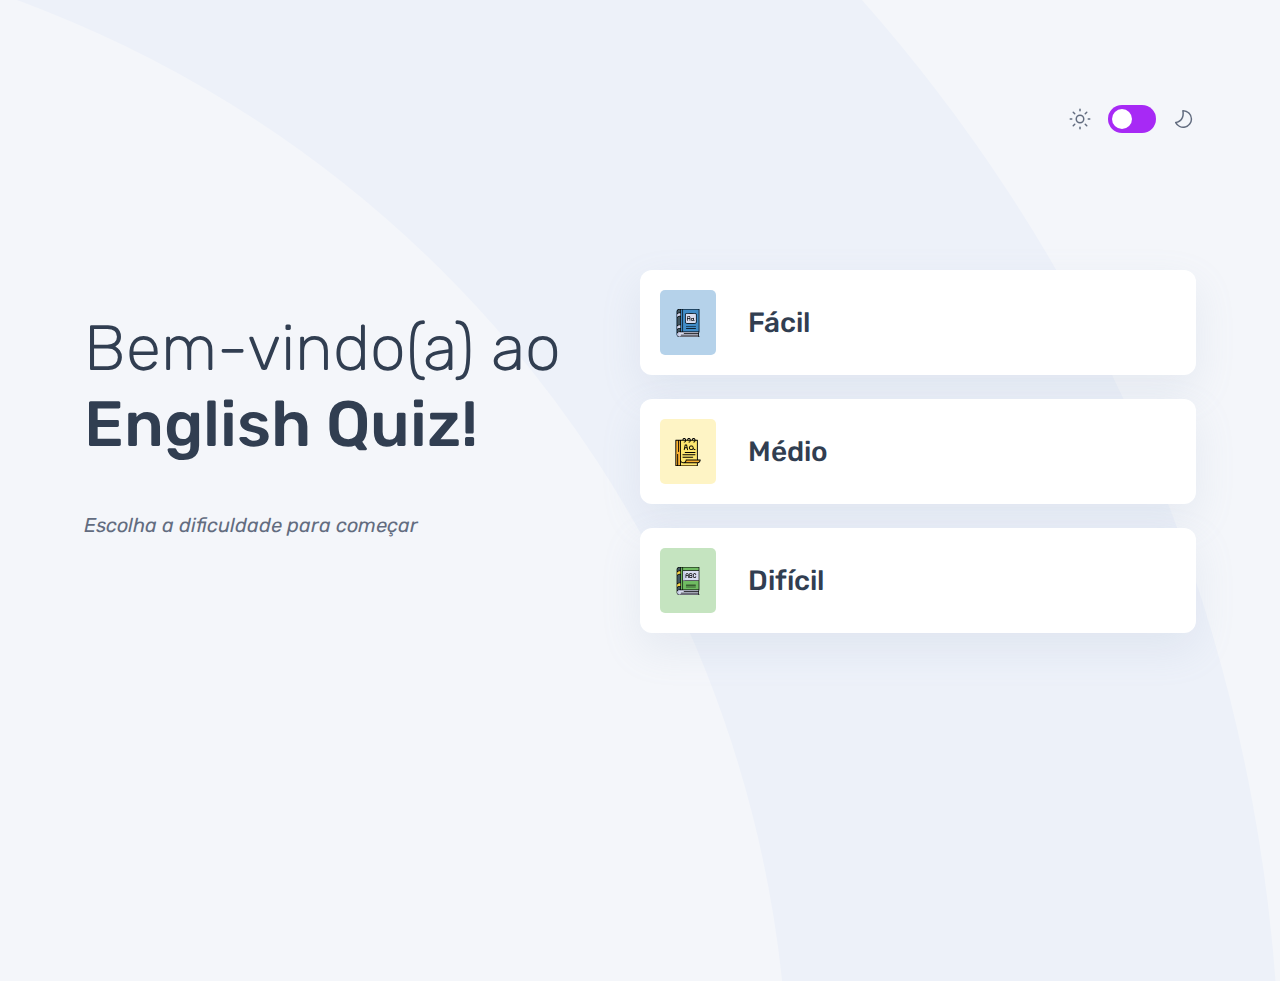
<file: index.html>
<!DOCTYPE html>
<html lang="pt-BR">
<head>
    <meta charset="UTF-8">
    <meta name="viewport" content="width=device-width, initial-scale=1.0">
    <link rel="preconnect" href="https://fonts.googleapis.com">
    <link rel="preconnect" href="https://fonts.gstatic.com" crossorigin>
    <link href="https://fonts.googleapis.com/css2?family=Rubik:ital,wght@0,300..900;1,300..900&display=swap" rel="stylesheet">
    <link rel="stylesheet" href="style.css">
    <script src="./script.js" type="module" defer></script>
    <title>Quiz App</title>
</head>
<body>
    <header>
        <div class="tema">
            <img src="/assets/images/icon-sun-dark.svg" alt="Icone do sol">
            <button>
                <div></div>
            </button>
            <img src="/assets/images/icon-moon-dark.svg" alt="">
        </div>
    </header>

    <main>
        <section class="boas_vindas">
            <h1>Bem-vindo(a) ao <br>  
                <strong>English Quiz!</strong>
            </h1>

            <p>Escolha a dificuldade para começar</p>
        </section>

        <section class="assuntos">
            <button class="botao_html">
                <div>
                    <img src="./assets/images/icon-fácil.svg" alt="">
                </div>
                <span>Fácil</span>
            </button>

            <button class="botao_css">
                <div>
                    <img src="./assets/images/icon-médio.svg" alt="">
                </div>
                <span>Médio</span>
            </button>

            <button class="botao_javascript">
                <div>
                    <img src="./assets/images/icon-difícil.svg" alt="">
                </div>
                <span>Difícil</span>
                </button>
            </button>
        </section>
    </main>
</body>
</html>
</file>
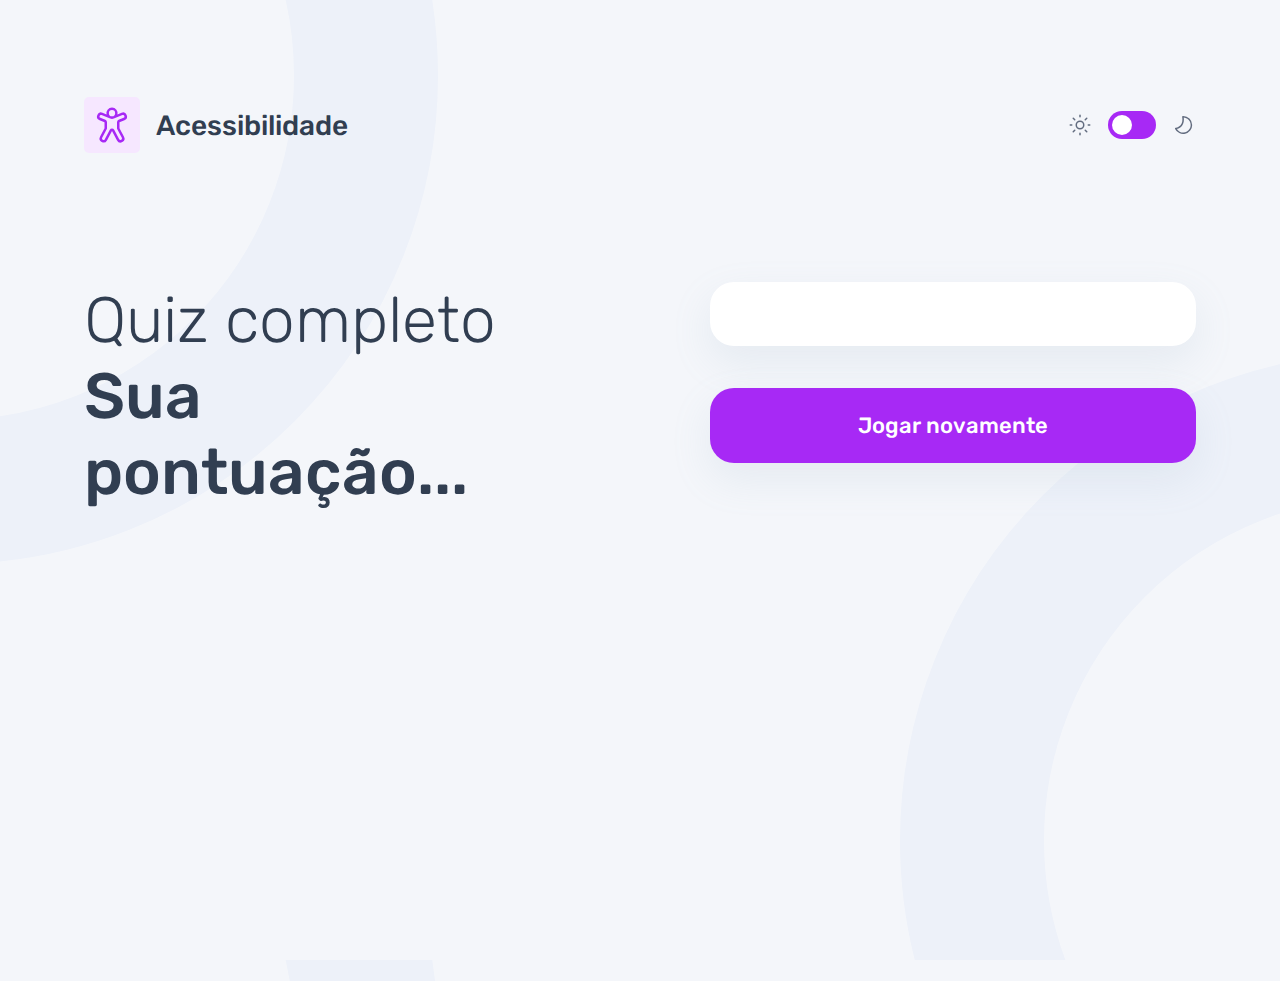
<file: pages/resultado/resultado.html>
<!DOCTYPE html>
<html lang="pt-BR">
<head>
    <meta charset="UTF-8">
    <meta name="viewport" content="width=device-width, initial-scale=1.0">
    <link rel="preconnect" href="https://fonts.googleapis.com">
    <link rel="preconnect" href="https://fonts.gstatic.com" crossorigin>
    <link href="https://fonts.googleapis.com/css2?family=Rubik:ital,wght@0,300..900;1,300..900&display=swap" rel="stylesheet">
    <link rel="stylesheet" href="resultado.css">
    <script src="./resultado.js" type="module" defer></script>
    <title>Quiz app</title>
</head>
<body>
    <header>
        <div class="assunto">
            <div class="assunto_icone">
                <img src="../../assets/images/icon-acessibilidade.svg" alt="icone da acessibilidade">
            </div>

            <h1>Acessibilidade</h1>

        </div>

        <div class="tema">
            <img src="../../assets/images/icon-sun-dark.svg" alt="Icone do sol">
            <button>
                <div></div>
            </button>
            <img src="../../assets/images/icon-moon-dark.svg" alt="">
        </div>

       
    </header>

    <main>
        <h2>
            Quiz completo<br>
            <strong>Sua pontuação...</strong>
        </h2>
        <div>
            <section class="pontuacao">
               
            </section>

            <button>Jogar novamente</button>

        </div>
    </main>
</body>
</html>
</file>
<file: style.css>
* {
    margin: 0;
    padding: 0;
    box-sizing: border-box;
    font-family: "Rubik", serif;
    -webkit-font-smoothing: antialiased; 
}

:root {
    --bg-color: #f4f6fa;
    --purple: #a729f5;
    --primary-text-color: #313e51;
    --secondary-text-color: #626c7f;
    --button-bg: #fff;
    --shadow: 0px 16px 40px 0px rgba(143, 160, 193, 0.14);
    --bg-html: #418bc863;
    --bg-css: #fde56f67;
    --bg-javascript: #6fbc6267;
    --bg-acessibilidade: #f6e7ff;
    --white: #fff;
    --bg-mobile: url(./assets/images/pattern-background-mobile-light.svg);
    --bg-desktop: url(./assets/images/pattern-background-desktop-light.svg);

}

body.escuro {
    --bg-color: #313e51; 
    --bg-mobile: url(./assets/images/pattern-background-mobile-dark.svg);
    --bg-desktop: url(./assets/images/pattern-background-desktop-dark.svg);
    --primary-text-color: #fff;
    --secondary-text-color: #abc1e1;
    --button-bg:#3b4d66;
    --shadow: 0px 16px 40px 0px rgba(49, 62, 81, 0.14);
}

body {
    height: 100svh;
    background: var(--bg-mobile) var(--bg-color);
    background-repeat:  no-repeat;
    background-size: cover;
}

header {
     padding: 16px 24px;
     display: flex;
     justify-content: flex-end;
     max-width: 1160px;
     margin-inline: auto;
}

.tema {
    padding: 8px 0;
    display: flex;
    align-items: center;
    gap: 8px;

}

.tema img {
    width: 16px;
}

.tema button {
    height: 20px;
    width: 32px;
    background: var(--purple);
    border: none;
    border-radius: 999px;
    padding: 4px;
    display: flex;
    cursor: pointer;
}

.tema button div {
    background: var(--white);
    width: 12px;
    height: 12px;
    border-radius: 999px;
}

main {
    padding: 32px 24px;
}

.boas_vindas {
    margin-top: 40px;
}

.boas_vindas h1 {
    font-size: 40px;
    font-weight: 300;
    color: var(--primary-text-color);
    margin-bottom: 16px;
}

.boas_vindas h1 strong {
    font-weight: 500;
}

.boas_vindas p {
    color: var(--secondary-text-color);
    font-size: 14px;
    line-height: 150%;
    font-style: italic;
}

.assuntos {
    display: flex;
    flex-direction: column;
    gap: 12px;
}

.assuntos button {
    border: none;
    background: var(--button-bg);
    display: flex;
    align-items: center;
    gap: 16px;
    padding: 12px;
    border-radius: 12px;
    box-shadow: var(--shadow);
    font-size: 18px;
    font-weight: 500;
    color: var(--primary-text-color);
    cursor: pointer;
}

.assuntos button div {
    width: 40px;
    height: 40px;
    padding: 5px;
    border-radius: 5px;
}

.assuntos button img {
    width: 100%;
}

.botao_html div {
    background: var(--bg-html);
}

.botao_css div {
    background: var(--bg-css);
}

.botao_javascript div {
    background: var(--bg-javascript);
}

.botao_acessibilidade div {
    background: var(--bg-acessibilidade);
}

@media(min-width: 1100px) {
    body {
        background: var(--bg-mobile) var(--bg-color);
        background-size: cover;
        background-repeat: no-repeat; 
    }

    header {
        margin-block: 81px;
    }

    .tema {
        gap: 16px;
    }

    .tema img {
        width: 24px;
    }

    .tema button {
        width: 48px;
        height: 28px;
    }

    .tema button div {
        width: 20px;
        height: 20px;
    }

    main {
        display: flex;
        max-width: 1160px;
        margin-inline: auto;
    }

    section {
        width: 100%;
    }

    .boas_vindas h1 {
        font-size: 64px;
        margin-bottom: 48px;
    }

    .boas_vindas p {
        font-size: 20px;
    }

    .assuntos {
        gap: 24px;
    }

    .assuntos button {
        font-size: 28px;
        padding: 20px;
        gap: 32px;
    }

    .assuntos button div {
        width: 56px;
        height: 65px;
        padding: 8px;
    }

    .assuntos img {
        max-width:30px;
        max-height:30px;
        width: auto;
        height: auto;
        margin-top: 25%;
    }


}
</file>
<file: pages/resultado/resultado.css>
* {
    margin: 0;
    padding: 0;
    box-sizing: border-box;
    font-family: "Rubik", sans-serif;
    -webkit-font-smoothing: antialiased;
}


:root {
    --bg-color: #f4f6fa;
    --bg-span: #f4f6fa;
    --color-span: #626c7f; 
    --purple: #a729f5;
    --purple-hover: rgb(167, 41, 245, 0.7);
    --primary-text-color: #313e51;
    --secondary-text-color:  #626c7f;
    --pontuacao-bg: #fff;
    --shadow: 0px 16px 40px 0px rgba(143, 168, 193, 0.14);
    --bg-html: #418bc863;
    --bg-css: #fde56f67;
    --bg-javascript: #6fbc6267;
    --bg-acessibilidade: #f6e7ff;
    --white: #fff;
    --green: #26d782;
    --red: #ee5454;
    --bg-mobile: url(../../assets/images/pattern-background-mobile-light.svg);
    --bg-desktop: url(../../assets/images/pattern-background-desktop-light.svg);  
}

body.escuro {
    --bg-color: #313e51;
    --color-span: #313e51;
    --bg-mobile: url(../../assets/images/pattern-background-mobile-dark.svg);
    --bg-desktop: url(../../assets/images/pattern-background-desktop-dark.svg);
    --primary-text-color: #fff;
    --secondary-text-color: #abc1e1; 
    --pontuacao-bg: #3b4d66;
    --shadow: 0px 16px 40px 0px rgba(49, 62, 81, 0.14);
}

body {
    height: 100svh;
    background: var(--bg-mobile) var(--bg-color);
    background-repeat: no-repeat;
    background-size: cover;
}

header {
    display: flex;
    justify-content: space-between;
    padding: 16px 24px;
}

.assunto {
    display: flex;
    align-items:  center;
    gap: 16px;
}

.assunto_icone {
    background: #f6e7ff;
    width: 40px;
    height: 40px;
    padding: 5px;
    border-radius: 5px;
}

.assunto_icone.html {
    background: var(--bg-html);
}

.assunto_icone.css {
    background: var(--bg-css);
}

.assunto_icone.javascript {
    background: var(--bg-javascript);
}

.assunto_icone.acessibilidade {
    background: var(--bg-acessibilidade);
}

.assunto_icone img {
    width: 100%;
}

.assunto h1 {
    font-size: 18px;
    font-weight: 500;
    color: var(--primary-text-color);
}

.tema {
    padding: 8px 0;
    display: flex;
    align-items: center;
    gap: 8px;

}

.tema img {
    width: 16px;
}

.tema button {
    height: 20px;
    width: 32px;
    background: var(--purple);
    border: 0;
    border-radius: 999px;
    padding: 4px;
    display: flex;
    cursor: pointer;
}

.tema button div {
    background: var(--white);
    width: 12px;
    height: 12px;
    border-radius: 999px;
}

main {
    padding: 32px 24px;
}

main h2 {
    font-size: 40px;
    font-weight: 300;
    color: var(--primary-text-color);
    margin-bottom: 40px;
}

main h2 strong {
    font-weight: 500;
}

.pontuacao {
    background: var(--pontuacao-bg);
    padding: 32px;
    display: flex;
    flex-direction: column;
    align-items: center;
    gap: 16px;
    border-radius: 18px;
    margin-bottom: 12px;
    box-shadow: var(--shadow);
}

.pontuacao strong {
    font-size: 88px;
    color: var(--primary-text-color);
    font-weight: 500;
}

.pontuacao p {
    color: var(--secondary-text-color);
    font-size: 18px;
}

main button {
    padding: 16px;
    border-radius: 12px;
    border: 0;
    background: var(--purple);
    color: var(--white);
    width: 100%;

    font-size: 18px;
    font-weight: 500;
    margin-top: 2%;
    transition:  background 0.3s;
    box-shadow: var(--shadow);
}

main button:hover {
    background: var(--purple-hover);
    cursor: pointer;
}

@media (min-width: 1100px) {
    body{
        background: var(--bg-desktop) var(--bg-color);
    }
    header {
        margin-block: 81px;
        max-width: 1160px;
        margin-inline: auto;
    }

    .assunto_icone {
        width: 56px;
        height: 56px;
        padding: 8px;
    }

    .assunto h1 {
        font-size: 28px;
    }

    .tema {
        gap: 16px;
    }

    .tema img {
        width: 24px;
    }

    .tema button {
        width: 48px;
        height: 28px;
    }

    .tema button div {
        width: 20px;
        height: 20px;
    }

    main{
        display: flex;
        gap: 140px;
        max-width: 1160px;
        margin-inline: auto;
    }

    main h2,
    main > div {
        width: 100%;
    }

    main h2 {
        font-size: 64px;
    }

    .pontuacao {
        border-radius: 24px;
        margin-bottom: 32px;
    }

    .pontuacao strong {
        font-size: 144px;
    }

    .pontuacao p {
        font-size: 24px;
    }

    main button {
        font-size: 22px;
        padding: 24px;
        border-radius: 24px;
    }


}
</file>
